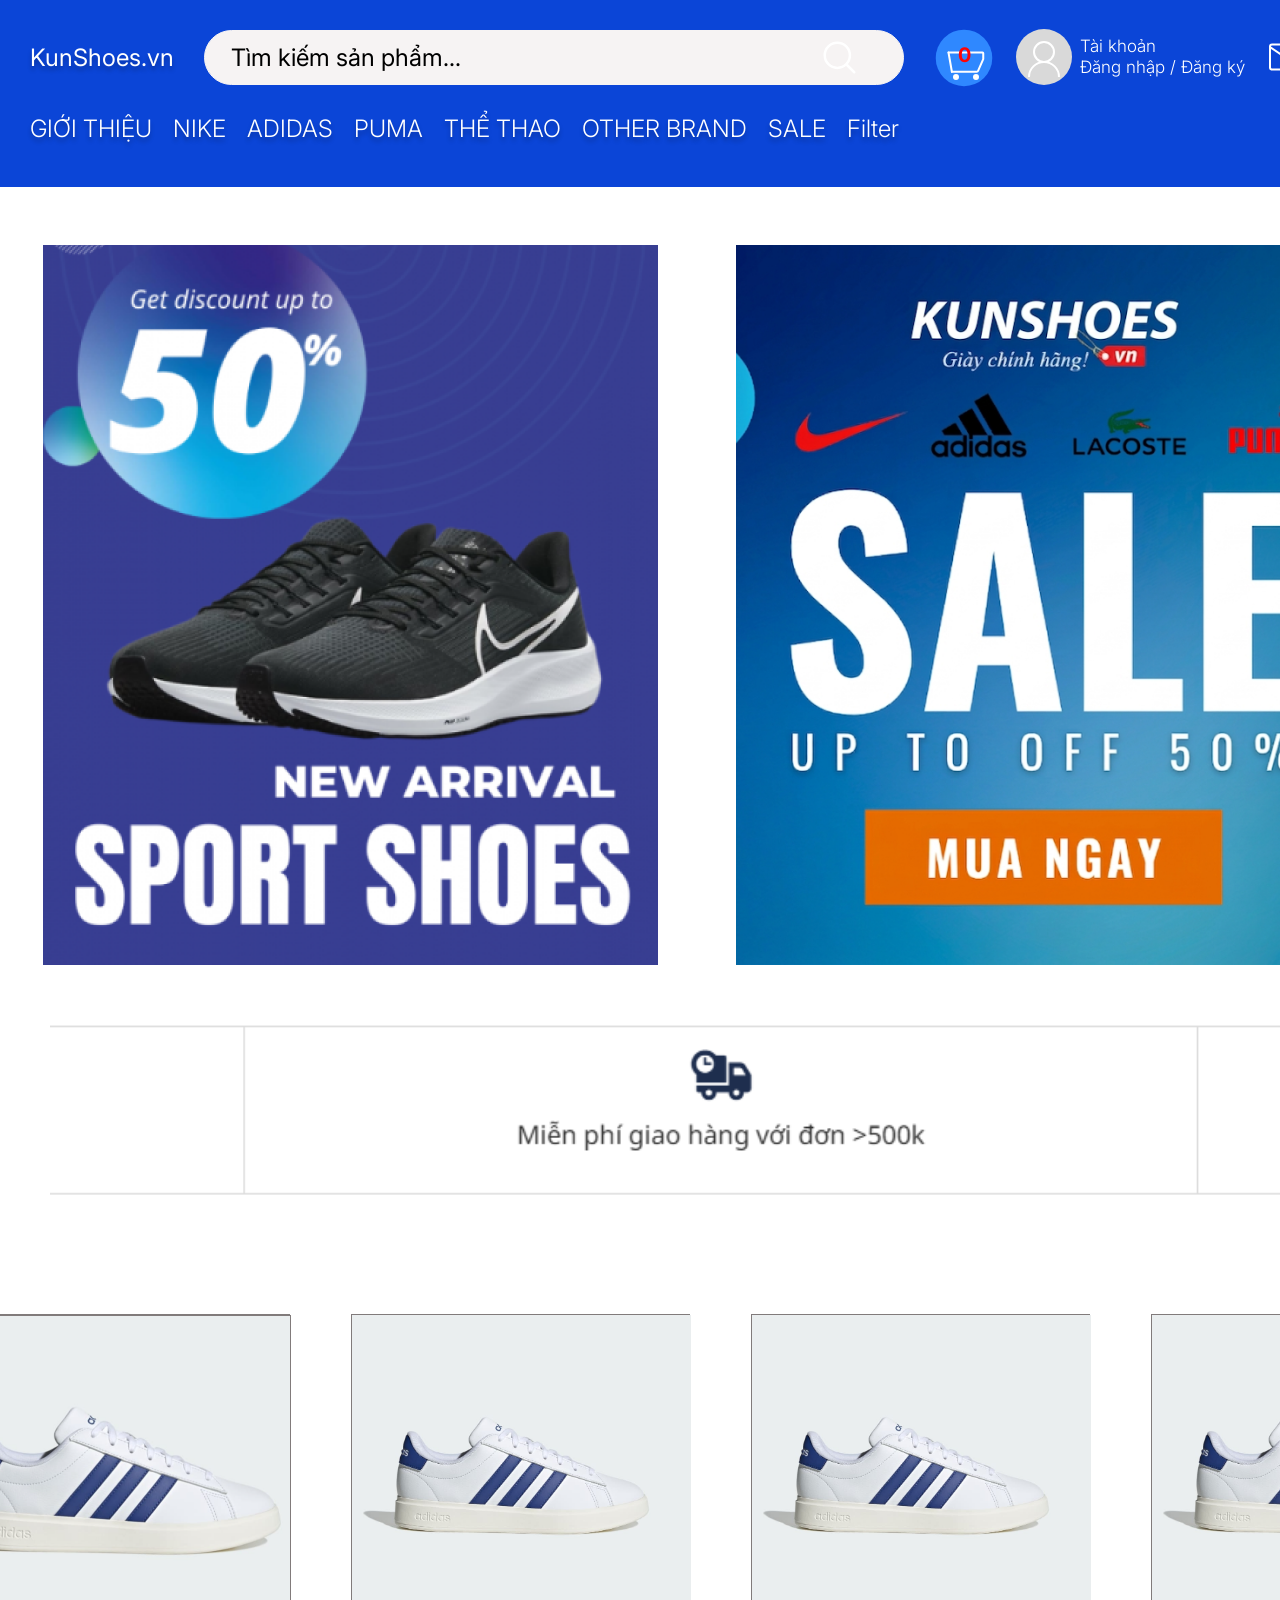
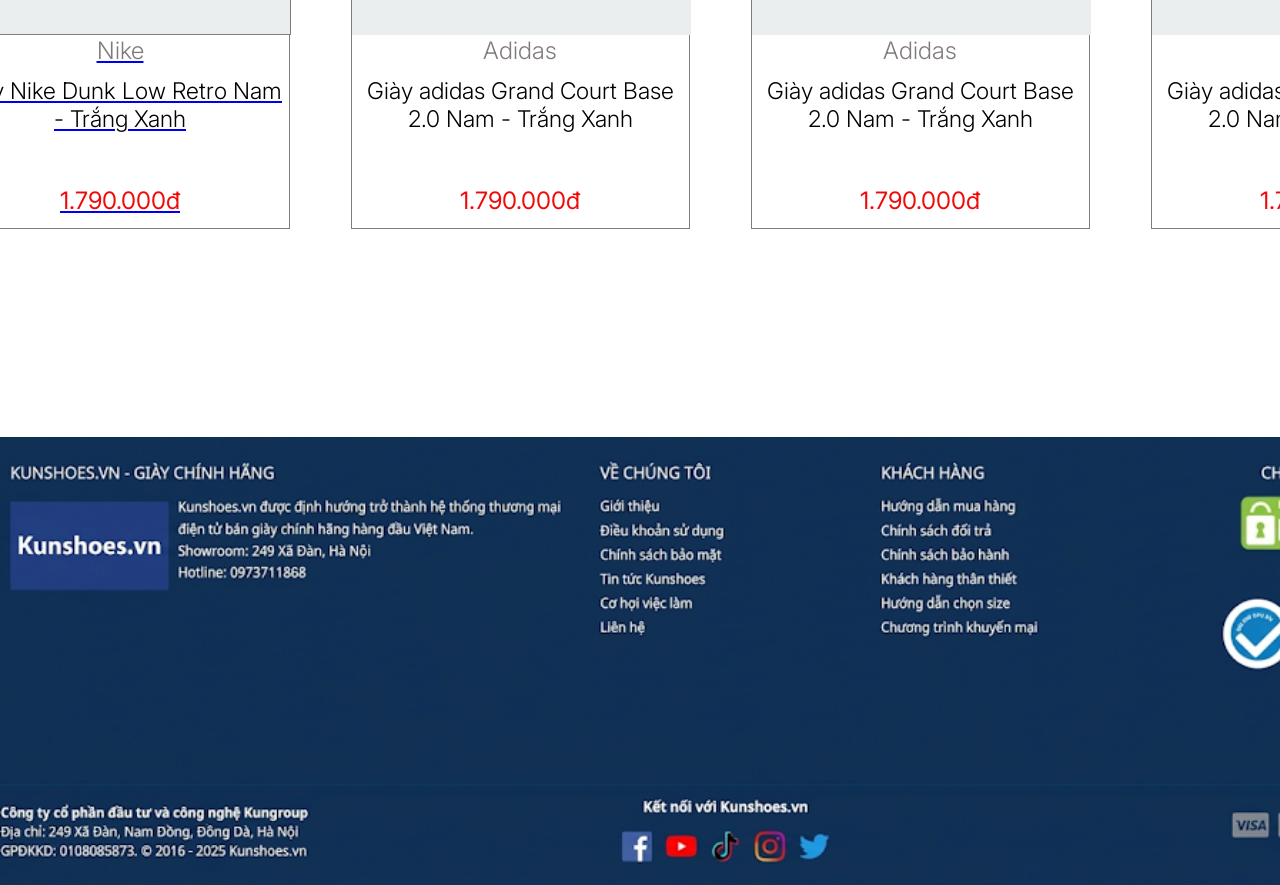
<file: index.html>
<!DOCTYPE html>
<html lang="vi">
<head>
    <meta charset="UTF-8">
    <meta name="viewport" content="width=device-width, initial-scale=1.0">
    <title>KunShoes.vn - Shop Giày Chính Hãng</title>
    <link rel="preconnect" href="https://fonts.googleapis.com">
    <link rel="preconnect" href="https://fonts.gstatic.com" crossorigin>
    <link href="https://fonts.googleapis.com/css2?family=Inter:wght@300;400;700&display=swap" rel="stylesheet">
    <link rel="stylesheet" href="header.css">
    <link rel="stylesheet" href="styles.css">
    <style>
        .product-card {
            cursor: pointer;
            transition: transform 0.3s ease, box-shadow 0.3s ease;
        }
        .product-card:hover {
            transform: translateY(-5px);
            box-shadow: 0 10px 20px rgba(0, 0, 0, 0.1);
        }
    </style>
</head>
<body>
    <!-- Header -->
    <header class="header">
        <div class="header-top">
            <!-- Logo -->
            <a href="index.html" class="logo">KunShoes.vn</a>
            
            <!-- Search Bar -->
            <div class="search-bar">
                <span class="search-text">Tìm kiếm sản phẩm...</span>
                <div class="search-icon">
                    <svg width="37" height="37" viewBox="0 0 37 37" fill="none" xmlns="http://www.w3.org/2000/svg">
                        <path d="M16.3333 28.9167C23.2567 28.9167 28.9167 23.2567 28.9167 16.3333C28.9167 9.41 23.2567 3.75 16.3333 3.75C9.41 3.75 3.75 9.41 3.75 16.3333C3.75 23.2567 9.41 28.9167 16.3333 28.9167Z" stroke="white" stroke-width="2.5" stroke-linecap="round" stroke-linejoin="round"/>
                        <path d="M33.25 33.25L25.75 25.75" stroke="white" stroke-width="2.5" stroke-linecap="round" stroke-linejoin="round"/>
                    </svg>
                </div>
            </div>
            
            <!-- Header Actions -->
            <div class="header-actions">
                <!-- Cart Icon -->
                <a href="cart.html" class="cart-icon">
                    <svg width="60" height="60" viewBox="0 0 60 60" fill="none" xmlns="http://www.w3.org/2000/svg">
                        <ellipse cx="30" cy="30.98" rx="28.27" ry="28.27" fill="#2F88FF"/>
                        <path d="M17.88 44.75H42.87C43.38 44.75 43.84 44.42 44.05 43.94L49.13 32.31C49.21 32.12 49.25 31.92 49.25 31.72V26.25C49.25 25.84 48.91 25.5 48.5 25.5H14.5" stroke="white" stroke-width="2" stroke-linecap="round" stroke-linejoin="round"/>
                        <path d="M17.88 44.75L14.5 25.5" stroke="white" stroke-width="2" stroke-linecap="round" stroke-linejoin="round"/>
                        <circle cx="22" cy="50" r="3" fill="white"/>
                        <circle cx="42" cy="50" r="3" fill="white"/>
                    </svg>
                    <span class="cart-count">0</span>
                </a>
                
                <!-- Account Section -->
                <div class="account-section">
                    <svg width="60" height="60" viewBox="0 0 60 60" fill="none" xmlns="http://www.w3.org/2000/svg">
                        <circle cx="30" cy="30" r="28" fill="#D9D9D9"/>
                        <circle cx="30" cy="25" r="10" stroke="white" stroke-width="2"/>
                        <path d="M15 50C15 41.72 21.72 35 30 35C38.28 35 45 41.72 45 50" stroke="white" stroke-width="2"/>
                    </svg>
                    <div class="account-text">
                        <span class="account-label">Tài khoản</span>
                        <span class="account-sub">Đăng nhập / Đăng ký</span>
                    </div>
                </div>
                
                <!-- Contact Section -->
                <div class="contact-section">
                    <svg width="50" height="50" viewBox="0 0 50 50" fill="none" xmlns="http://www.w3.org/2000/svg">
                        <rect x="5" y="12.5" width="40" height="25" rx="2" stroke="white" stroke-width="2"/>
                        <path d="M5 15L25 28.5L45 15" stroke="white" stroke-width="2"/>
                    </svg>
                    <span class="contact-text">Liên hệ</span>
                </div>
                
                <!-- News Section -->
                <div class="news-section">
                    <svg width="50" height="50" viewBox="0 0 50 50" fill="none" xmlns="http://www.w3.org/2000/svg">
                        <path d="M10 15H40M10 25H40M10 35H30" stroke="white" stroke-width="2" stroke-linecap="round"/>
                    </svg>
                    <span class="news-text">Bảng tin</span>
                </div>
            </div>
        </div>
        
        <!-- Navigation -->
        <nav class="navigation">
            <a href="#" class="nav-item">GIỚI THIỆU</a>
            <a href="#" class="nav-item">NIKE</a>
            <a href="#" class="nav-item">ADIDAS</a>
            <a href="#" class="nav-item">PUMA</a>
            <a href="#" class="nav-item">THỂ THAO</a>
            <a href="#" class="nav-item">OTHER BRAND</a>
            <a href="#" class="nav-item">SALE</a>
            <a href="#" class="nav-item">Filter</a>
          
        </nav>
    </header>
    
    <!-- Main Content -->
    <main class="main-content">
        <!-- Hero Banners -->
        <section class="hero-banners">
            <div class="banner banner-left">
                <img src="images/banner-left.png" alt="Banner trái">
            </div>
            <div class="banner banner-right">
                <img src="images/banner-right.png" alt="Banner phải">
            </div>
        </section>
        
        <!-- Promo Banner -->
        <section class="promo-banner">
            <img src="images/image3.png" alt="Khuyến mãi">
        </section>
        
        <!-- Products Section -->
        <section class="products-section">
            <!-- Product 1 - Nike (Clickable) -->
            <a href="product-detail.html" class="product-card">
                <div class="product-image">
                    <img src="images/product-nike.png" alt="Nike Dunk Low Retro">
                </div>
                <div class="product-info">
                    <span class="product-brand">Nike</span>
                    <h3 class="product-name">Giày Nike Dunk Low Retro Nam - Trắng Xanh</h3>
                    <span class="product-price">1.790.000đ</span>
                </div>
            </a>
            
            <!-- Product 2 - Adidas (Not clickable) -->
            <div class="product-card">
                <div class="product-image">
                    <img src="images/adidas.jpg" alt="Adidas Grand Court">
                </div>
                <div class="product-info">
                    <span class="product-brand">Adidas</span>
                    <h3 class="product-name">Giày adidas Grand Court Base 2.0 Nam - Trắng Xanh</h3>
                    <span class="product-price">1.790.000đ</span>
                </div>
            </div>
            
            <!-- Product 3 - Adidas (Not clickable) -->
            <div class="product-card">
                <div class="product-image">
                    <img src="images/adidas.jpg" alt="Adidas Grand Court">
                </div>
                <div class="product-info">
                    <span class="product-brand">Adidas</span>
                    <h3 class="product-name">Giày adidas Grand Court Base 2.0 Nam - Trắng Xanh</h3>
                    <span class="product-price">1.790.000đ</span>
                </div>
            </div>
            
            <!-- Product 4 - Adidas (Not clickable) -->
            <div class="product-card">
                <div class="product-image">
                    <img src="images/adidas.jpg" alt="Adidas Grand Court">
                </div>
                <div class="product-info">
                    <span class="product-brand">Adidas</span>
                    <h3 class="product-name">Giày adidas Grand Court Base 2.0 Nam - Trắng Xanh</h3>
                    <span class="product-price">1.790.000đ</span>
                </div>
            </div>
        </section>
    </main>
    
    <!-- Footer -->
    <footer class="footer">
        <img src="images/image2.png" alt="Footer">
    </footer>
</body>
</html>
</file>
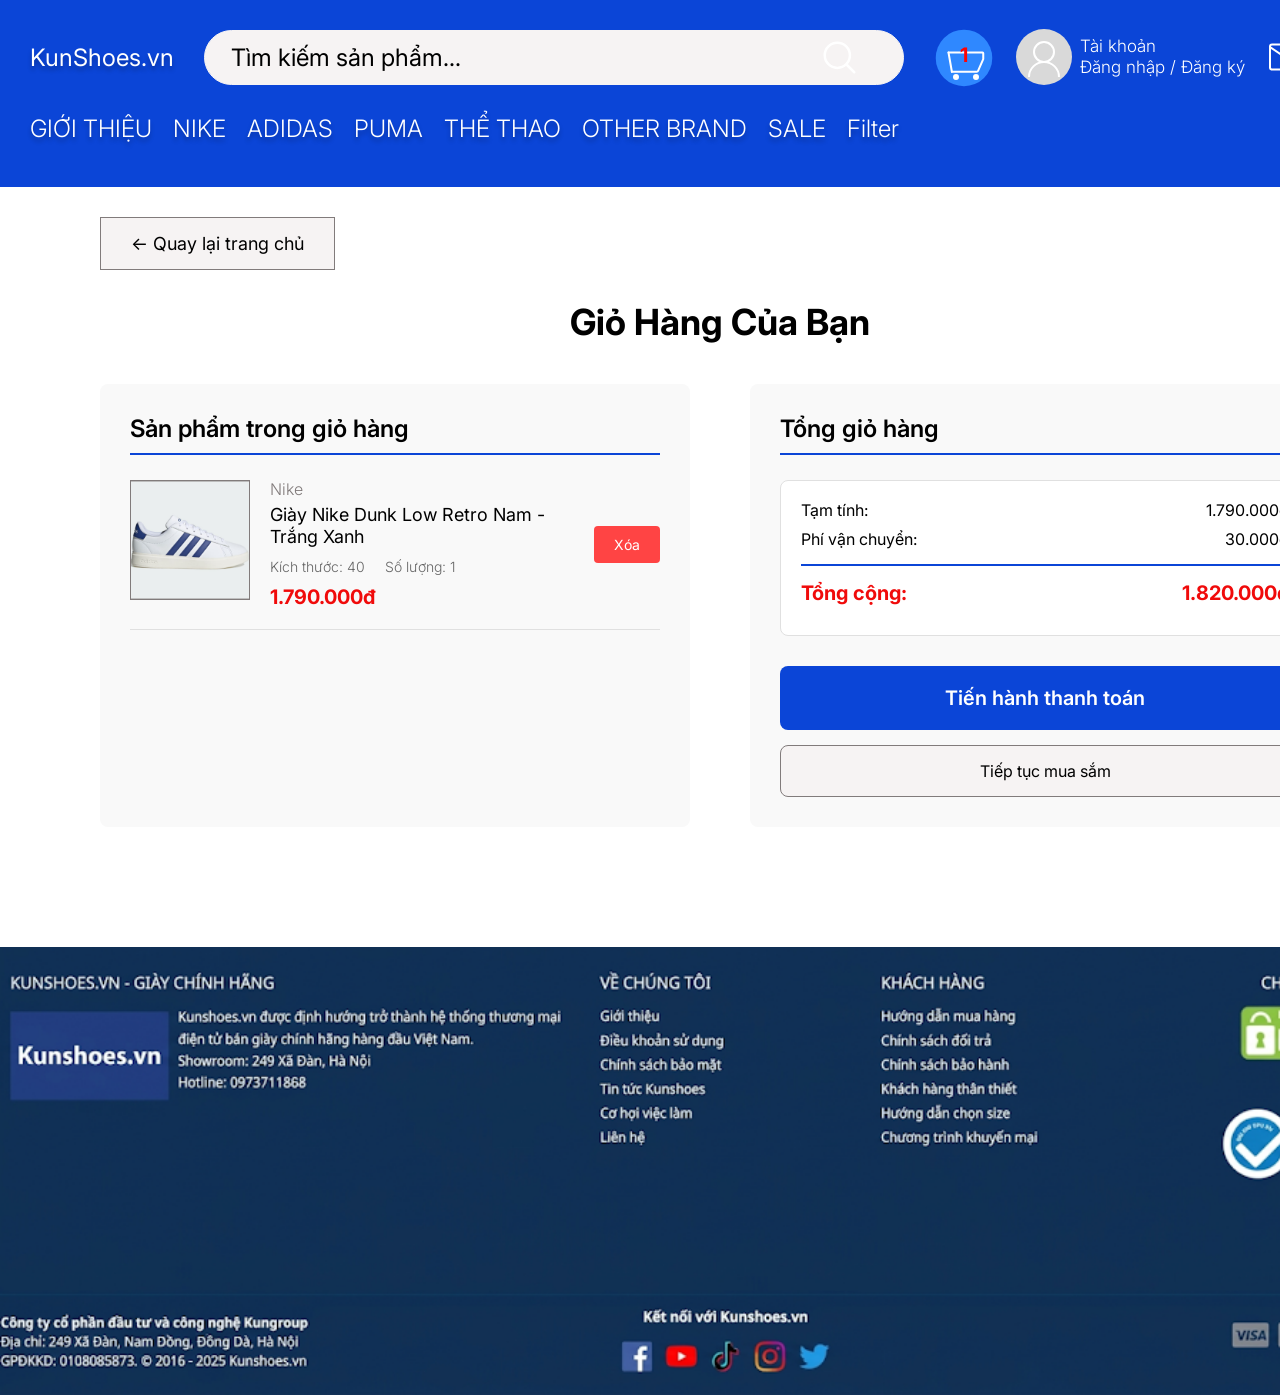
<file: cart.html>
<!DOCTYPE html>
<html lang="vi">
<head>
    <meta charset="UTF-8">
    <meta name="viewport" content="width=device-width, initial-scale=1.0">
    <title>Giỏ Hàng - KunShoes.vn</title>
    <link rel="preconnect" href="https://fonts.googleapis.com">
    <link rel="preconnect" href="https://fonts.gstatic.com" crossorigin>
    <link href="https://fonts.googleapis.com/css2?family=Inter:wght@300;400;700&display=swap" rel="stylesheet">
    <link rel="stylesheet" href="header.css">
    <link rel="stylesheet" href="cart.css">
</head>
<body>
    <!-- Header -->
    <header class="header">
        <div class="header-top">
            <!-- Logo -->
            <a href="index.html" class="logo">KunShoes.vn</a>
            
            <!-- Search Bar -->
            <div class="search-bar">
                <span class="search-text">Tìm kiếm sản phẩm...</span>
                <div class="search-icon">
                    <svg width="37" height="37" viewBox="0 0 37 37" fill="none" xmlns="http://www.w3.org/2000/svg">
                        <path d="M16.3333 28.9167C23.2567 28.9167 28.9167 23.2567 28.9167 16.3333C28.9167 9.41 23.2567 3.75 16.3333 3.75C9.41 3.75 3.75 9.41 3.75 16.3333C3.75 23.2567 9.41 28.9167 16.3333 28.9167Z" stroke="white" stroke-width="2.5" stroke-linecap="round" stroke-linejoin="round"/>
                        <path d="M33.25 33.25L25.75 25.75" stroke="white" stroke-width="2.5" stroke-linecap="round" stroke-linejoin="round"/>
                    </svg>
                </div>
            </div>
            
            <!-- Header Actions -->
            <div class="header-actions">
                <!-- Cart Icon -->
                <a href="cart.html" class="cart-icon">
                    <svg width="60" height="60" viewBox="0 0 60 60" fill="none" xmlns="http://www.w3.org/2000/svg">
                        <ellipse cx="30" cy="30.98" rx="28.27" ry="28.27" fill="#2F88FF"/>
                        <path d="M17.88 44.75H42.87C43.38 44.75 43.84 44.42 44.05 43.94L49.13 32.31C49.21 32.12 49.25 31.92 49.25 31.72V26.25C49.25 25.84 48.91 25.5 48.5 25.5H14.5" stroke="white" stroke-width="2" stroke-linecap="round" stroke-linejoin="round"/>
                        <path d="M17.88 44.75L14.5 25.5" stroke="white" stroke-width="2" stroke-linecap="round" stroke-linejoin="round"/>
                        <circle cx="22" cy="50" r="3" fill="white"/>
                        <circle cx="42" cy="50" r="3" fill="white"/>
                    </svg>
                    <span class="cart-count">1</span>
                </a>
                
                <!-- Account Section -->
                <div class="account-section">
                    <svg width="60" height="60" viewBox="0 0 60 60" fill="none" xmlns="http://www.w3.org/2000/svg">
                        <circle cx="30" cy="30" r="28" fill="#D9D9D9"/>
                        <circle cx="30" cy="25" r="10" stroke="white" stroke-width="2"/>
                        <path d="M15 50C15 41.72 21.72 35 30 35C38.28 35 45 41.72 45 50" stroke="white" stroke-width="2"/>
                    </svg>
                    <div class="account-text">
                        <span class="account-label">Tài khoản</span>
                        <span class="account-sub">Đăng nhập / Đăng ký</span>
                    </div>
                </div>
                
                <!-- Contact Section -->
                <div class="contact-section">
                    <svg width="50" height="50" viewBox="0 0 50 50" fill="none" xmlns="http://www.w3.org/2000/svg">
                        <rect x="5" y="12.5" width="40" height="25" rx="2" stroke="white" stroke-width="2"/>
                        <path d="M5 15L25 28.5L45 15" stroke="white" stroke-width="2"/>
                    </svg>
                    <span class="contact-text">Liên hệ</span>
                </div>
                
                <!-- News Section -->
                <div class="news-section">
                    <svg width="50" height="50" viewBox="0 0 50 50" fill="none" xmlns="http://www.w3.org/2000/svg">
                        <path d="M10 15H40M10 25H40M10 35H30" stroke="white" stroke-width="2" stroke-linecap="round"/>
                    </svg>
                    <span class="news-text">Bảng tin</span>
                </div>
            </div>
        </div>
        
        <!-- Navigation -->
        <nav class="navigation">
            <a href="#" class="nav-item">GIỚI THIỆU</a>
            <a href="#" class="nav-item">NIKE</a>
            <a href="#" class="nav-item">ADIDAS</a>
            <a href="#" class="nav-item">PUMA</a>
            <a href="#" class="nav-item">THỂ THAO</a>
            <a href="#" class="nav-item">OTHER BRAND</a>
            <a href="#" class="nav-item">SALE</a>
            <a href="#" class="nav-item">Filter</a>
        </nav>
    </header>
    
    <!-- Back Button -->
    <a href="index.html" class="back-button">← Quay lại trang chủ</a>
    
    <!-- Cart Content -->
    <main class="cart-content">
        <h1 class="cart-title">Giỏ Hàng Của Bạn</h1>
        
        <div class="cart-container">
            <!-- Cart Items -->
            <section class="cart-items">
                <h2 class="section-title">Sản phẩm trong giỏ hàng</h2>
                
                <div class="cart-item">
                    <div class="item-image">
                        <img src="images/product-nike.png" alt="Nike Dunk Low Retro">
                    </div>
                    <div class="item-details">
                        <span class="item-brand">Nike</span>
                        <h3 class="item-name">Giày Nike Dunk Low Retro Nam - Trắng Xanh</h3>
                        <div class="item-options">
                            <span class="item-size">Kích thước: 40</span>
                            <span class="item-quantity">Số lượng: 1</span>
                        </div>
                        <span class="item-price">1.790.000đ</span>
                    </div>
                    <div class="item-actions">
                        <button class="remove-btn" onclick="removeItem(this)">Xóa</button>
                    </div>
                </div>
                
                <div class="empty-cart" style="display: none;">
                    <p>Giỏ hàng của bạn đang trống</p>
                    <a href="index.html" class="continue-shopping">Tiếp tục mua sắm</a>
                </div>
            </section>
            
            <!-- Cart Summary -->
            <section class="cart-summary">
                <h2 class="section-title">Tổng giỏ hàng</h2>
                
                <div class="summary-details">
                    <div class="summary-row">
                        <span>Tạm tính:</span>
                        <span class="subtotal">1.790.000đ</span>
                    </div>
                    <div class="summary-row">
                        <span>Phí vận chuyển:</span>
                        <span>30.000đ</span>
                    </div>
                    <div class="summary-row total">
                        <span>Tổng cộng:</span>
                        <span class="total-amount">1.820.000đ</span>
                    </div>
                </div>
                
                <a href="checkout.html" class="checkout-btn">Tiến hành thanh toán</a>
                
                <a href="index.html" class="continue-shopping-btn">Tiếp tục mua sắm</a>
            </section>
        </div>
    </main>
    
    <!-- Footer -->
    <footer class="footer">
        <img src="images/image2.png" alt="Footer">
    </footer>
    
    <script>
        function removeItem(button) {
            const cartItem = button.closest('.cart-item');
            cartItem.remove();
            
            // Check if cart is empty
            const remainingItems = document.querySelectorAll('.cart-item');
            if (remainingItems.length === 0) {
                document.querySelector('.empty-cart').style.display = 'block';
                document.querySelector('.cart-summary').style.display = 'none';
            }
            
            // Update cart count
            updateCartCount();
        }
        
        function updateCartCount() {
            const cartCount = document.querySelector('.cart-count');
            const itemCount = document.querySelectorAll('.cart-item').length;
            cartCount.textContent = itemCount;
        }
        
        // Initialize cart count
        updateCartCount();
    </script>
</body>
</html>
</file>
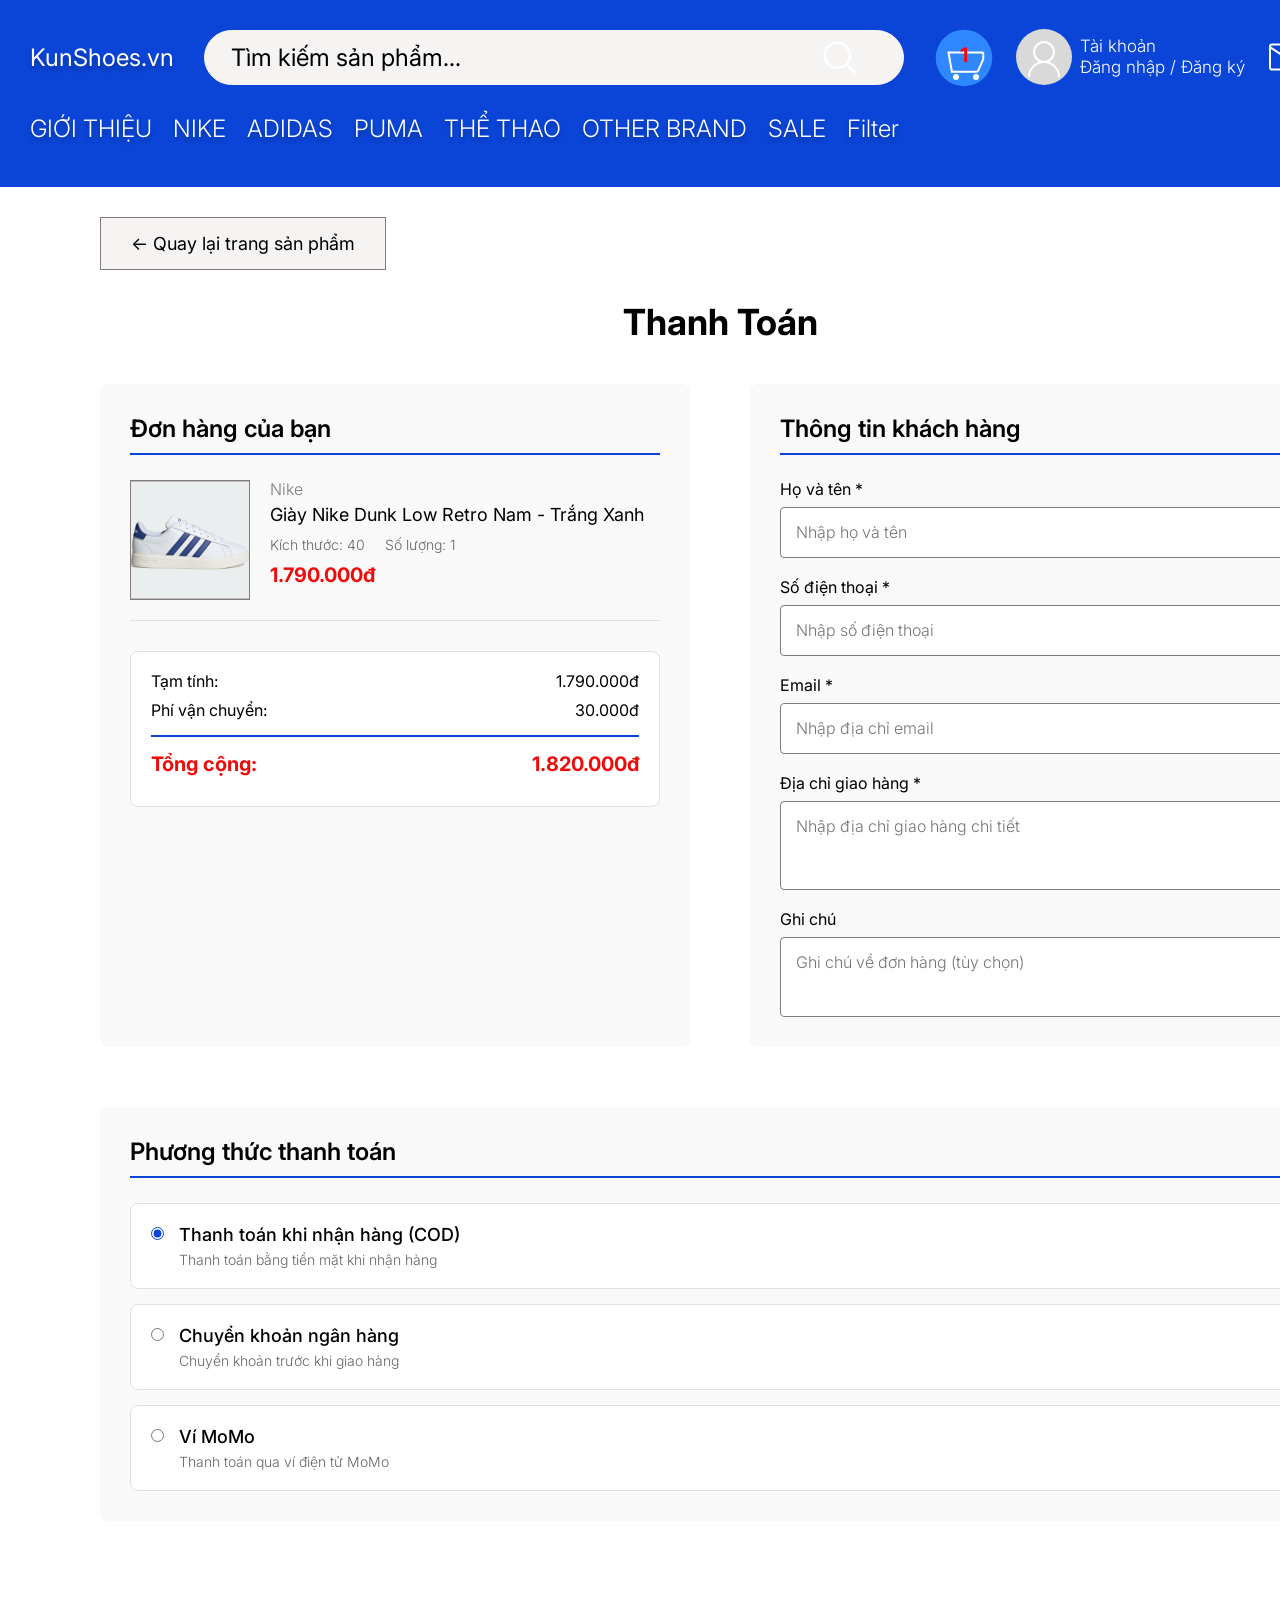
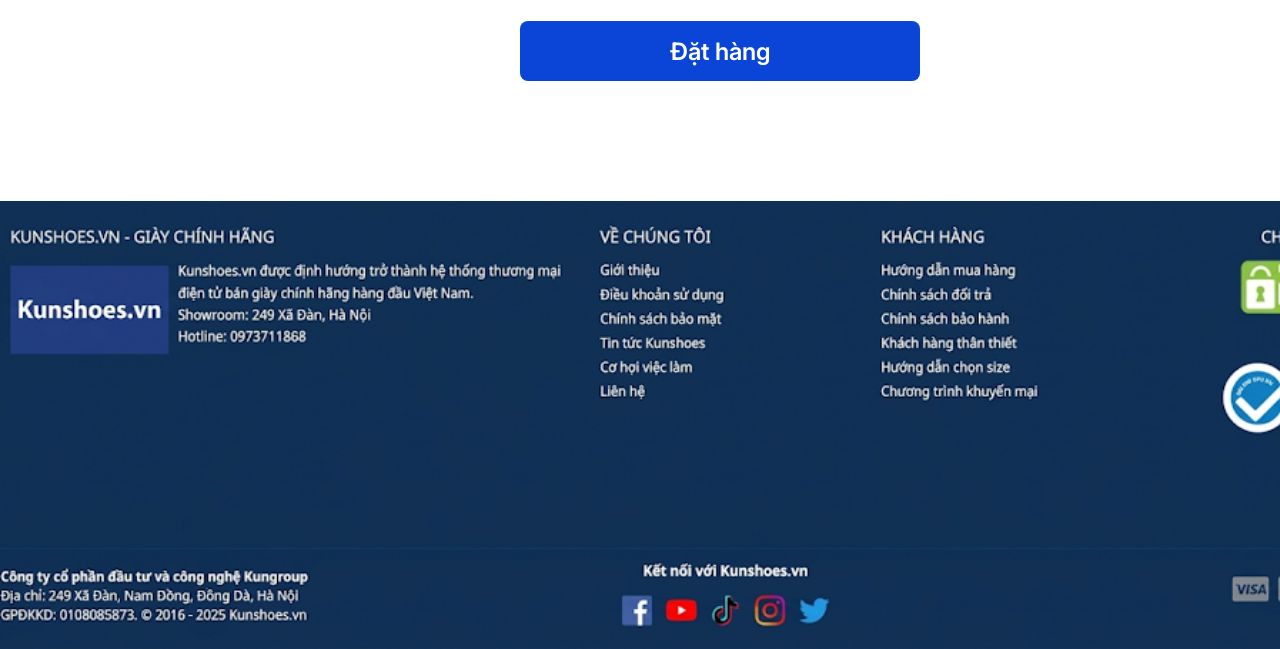
<file: checkout.html>
<!DOCTYPE html>
<html lang="vi">
<head>
    <meta charset="UTF-8">
    <meta name="viewport" content="width=device-width, initial-scale=1.0">
    <title>Thanh Toán - KunShoes.vn</title>
    <link rel="preconnect" href="https://fonts.googleapis.com">
    <link rel="preconnect" href="https://fonts.gstatic.com" crossorigin>
    <link href="https://fonts.googleapis.com/css2?family=Inter:wght@300;400;700&display=swap" rel="stylesheet">
    <link rel="stylesheet" href="header.css">
    <link rel="stylesheet" href="checkout.css">
</head>
<body>
    <!-- Header -->
    <header class="header">
        <div class="header-top">
            <!-- Logo -->
            <a href="index.html" class="logo">KunShoes.vn</a>
            
            <!-- Search Bar -->
            <div class="search-bar">
                <span class="search-text">Tìm kiếm sản phẩm...</span>
                <div class="search-icon">
                    <svg width="37" height="37" viewBox="0 0 37 37" fill="none" xmlns="http://www.w3.org/2000/svg">
                        <path d="M16.3333 28.9167C23.2567 28.9167 28.9167 23.2567 28.9167 16.3333C28.9167 9.41 23.2567 3.75 16.3333 3.75C9.41 3.75 3.75 9.41 3.75 16.3333C3.75 23.2567 9.41 28.9167 16.3333 28.9167Z" stroke="white" stroke-width="2.5" stroke-linecap="round" stroke-linejoin="round"/>
                        <path d="M33.25 33.25L25.75 25.75" stroke="white" stroke-width="2.5" stroke-linecap="round" stroke-linejoin="round"/>
                    </svg>
                </div>
            </div>
            
            <!-- Header Actions -->
            <div class="header-actions">
                <!-- Cart Icon -->
                <a href="cart.html" class="cart-icon">
                    <svg width="60" height="60" viewBox="0 0 60 60" fill="none" xmlns="http://www.w3.org/2000/svg">
                        <ellipse cx="30" cy="30.98" rx="28.27" ry="28.27" fill="#2F88FF"/>
                        <path d="M17.88 44.75H42.87C43.38 44.75 43.84 44.42 44.05 43.94L49.13 32.31C49.21 32.12 49.25 31.92 49.25 31.72V26.25C49.25 25.84 48.91 25.5 48.5 25.5H14.5" stroke="white" stroke-width="2" stroke-linecap="round" stroke-linejoin="round"/>
                        <path d="M17.88 44.75L14.5 25.5" stroke="white" stroke-width="2" stroke-linecap="round" stroke-linejoin="round"/>
                        <circle cx="22" cy="50" r="3" fill="white"/>
                        <circle cx="42" cy="50" r="3" fill="white"/>
                    </svg>
                    <span class="cart-count">1</span>
                </a>
                
                <!-- Account Section -->
                <div class="account-section">
                    <svg width="60" height="60" viewBox="0 0 60 60" fill="none" xmlns="http://www.w3.org/2000/svg">
                        <circle cx="30" cy="30" r="28" fill="#D9D9D9"/>
                        <circle cx="30" cy="25" r="10" stroke="white" stroke-width="2"/>
                        <path d="M15 50C15 41.72 21.72 35 30 35C38.28 35 45 41.72 45 50" stroke="white" stroke-width="2"/>
                    </svg>
                    <div class="account-text">
                        <span class="account-label">Tài khoản</span>
                        <span class="account-sub">Đăng nhập / Đăng ký</span>
                    </div>
                </div>
                
                <!-- Contact Section -->
                <div class="contact-section">
                    <svg width="50" height="50" viewBox="0 0 50 50" fill="none" xmlns="http://www.w3.org/2000/svg">
                        <rect x="5" y="12.5" width="40" height="25" rx="2" stroke="white" stroke-width="2"/>
                        <path d="M5 15L25 28.5L45 15" stroke="white" stroke-width="2"/>
                    </svg>
                    <span class="contact-text">Liên hệ</span>
                </div>
                
                <!-- News Section -->
                <div class="news-section">
                    <svg width="50" height="50" viewBox="0 0 50 50" fill="none" xmlns="http://www.w3.org/2000/svg">
                        <path d="M10 15H40M10 25H40M10 35H30" stroke="white" stroke-width="2" stroke-linecap="round"/>
                    </svg>
                    <span class="news-text">Bảng tin</span>
                </div>
            </div>
        </div>
        
        <!-- Navigation -->
        <nav class="navigation">
            <a href="#" class="nav-item">GIỚI THIỆU</a>
            <a href="#" class="nav-item">NIKE</a>
            <a href="#" class="nav-item">ADIDAS</a>
            <a href="#" class="nav-item">PUMA</a>
            <a href="#" class="nav-item">THỂ THAO</a>
            <a href="#" class="nav-item">OTHER BRAND</a>
            <a href="#" class="nav-item">SALE</a>
            <a href="#" class="nav-item">Filter</a>
        </nav>
    </header>
    
    <!-- Back Button -->
    <a href="product-detail.html" class="back-button">← Quay lại trang sản phẩm</a>
    
    <!-- Checkout Content -->
    <main class="checkout-content">
        <h1 class="checkout-title">Thanh Toán</h1>
        
        <div class="checkout-container">
            <!-- Order Summary -->
            <section class="order-summary">
                <h2 class="section-title">Đơn hàng của bạn</h2>
                
                <div class="order-item">
                    <div class="item-image">
                        <img src="images/product-nike.png" alt="Nike Dunk Low Retro">
                    </div>
                    <div class="item-details">
                        <span class="item-brand">Nike</span>
                        <h3 class="item-name">Giày Nike Dunk Low Retro Nam - Trắng Xanh</h3>
                        <div class="item-options">
                            <span class="item-size">Kích thước: 40</span>
                            <span class="item-quantity">Số lượng: 1</span>
                        </div>
                        <span class="item-price">1.790.000đ</span>
                    </div>
                </div>
                
                <div class="order-total">
                    <div class="total-row">
                        <span>Tạm tính:</span>
                        <span>1.790.000đ</span>
                    </div>
                    <div class="total-row">
                        <span>Phí vận chuyển:</span>
                        <span>30.000đ</span>
                    </div>
                    <div class="total-row final-total">
                        <span>Tổng cộng:</span>
                        <span>1.820.000đ</span>
                    </div>
                </div>
            </section>
            
            <!-- Customer Information -->
            <section class="customer-info">
                <h2 class="section-title">Thông tin khách hàng</h2>
                
                <form class="checkout-form">
                    <div class="form-group">
                        <label for="fullName">Họ và tên *</label>
                        <input type="text" id="fullName" name="fullName" required placeholder="Nhập họ và tên">
                    </div>
                    
                    <div class="form-group">
                        <label for="phone">Số điện thoại *</label>
                        <input type="tel" id="phone" name="phone" required placeholder="Nhập số điện thoại">
                    </div>
                    
                    <div class="form-group">
                        <label for="email">Email *</label>
                        <input type="email" id="email" name="email" required placeholder="Nhập địa chỉ email">
                    </div>
                    
                    <div class="form-group">
                        <label for="address">Địa chỉ giao hàng *</label>
                        <textarea id="address" name="address" required placeholder="Nhập địa chỉ giao hàng chi tiết" rows="3"></textarea>
                    </div>
                    
                    <div class="form-group">
                        <label for="notes">Ghi chú</label>
                        <textarea id="notes" name="notes" placeholder="Ghi chú về đơn hàng (tùy chọn)" rows="2"></textarea>
                    </div>
                </form>
            </section>
            
            <!-- Payment Method -->
            <section class="payment-method">
                <h2 class="section-title">Phương thức thanh toán</h2>
                
                <div class="payment-options">
                    <label class="payment-option">
                        <input type="radio" name="payment" value="cod" checked>
                        <span class="payment-label">
                            <span class="payment-name">Thanh toán khi nhận hàng (COD)</span>
                            <span class="payment-desc">Thanh toán bằng tiền mặt khi nhận hàng</span>
                        </span>
                    </label>
                    
                    <label class="payment-option">
                        <input type="radio" name="payment" value="bank">
                        <span class="payment-label">
                            <span class="payment-name">Chuyển khoản ngân hàng</span>
                            <span class="payment-desc">Chuyển khoản trước khi giao hàng</span>
                        </span>
                    </label>
                    
                    <label class="payment-option">
                        <input type="radio" name="payment" value="momo">
                        <span class="payment-label">
                            <span class="payment-name">Ví MoMo</span>
                            <span class="payment-desc">Thanh toán qua ví điện tử MoMo</span>
                        </span>
                    </label>
                </div>
            </section>
            
            <!-- Order Button -->
            <div class="order-actions">
                <button type="button" class="place-order-btn" onclick="placeOrder()">Đặt hàng</button>
            </div>
        </div>
    </main>
    
    <!-- Footer -->
    <footer class="footer">
        <img src="images/image2.png" alt="Footer">
    </footer>
    
    <script>
        function placeOrder() {
            const fullName = document.getElementById('fullName').value;
            const phone = document.getElementById('phone').value;
            const email = document.getElementById('email').value;
            const address = document.getElementById('address').value;
            
            if (!fullName || !phone || !email || !address) {
                alert('Vui lòng điền đầy đủ thông tin bắt buộc!');
                return;
            }
            
            alert('Đặt hàng thành công! Cảm ơn bạn đã mua sắm tại KunShoes.vn');
        }
    </script>
</body>
</html>
</file>
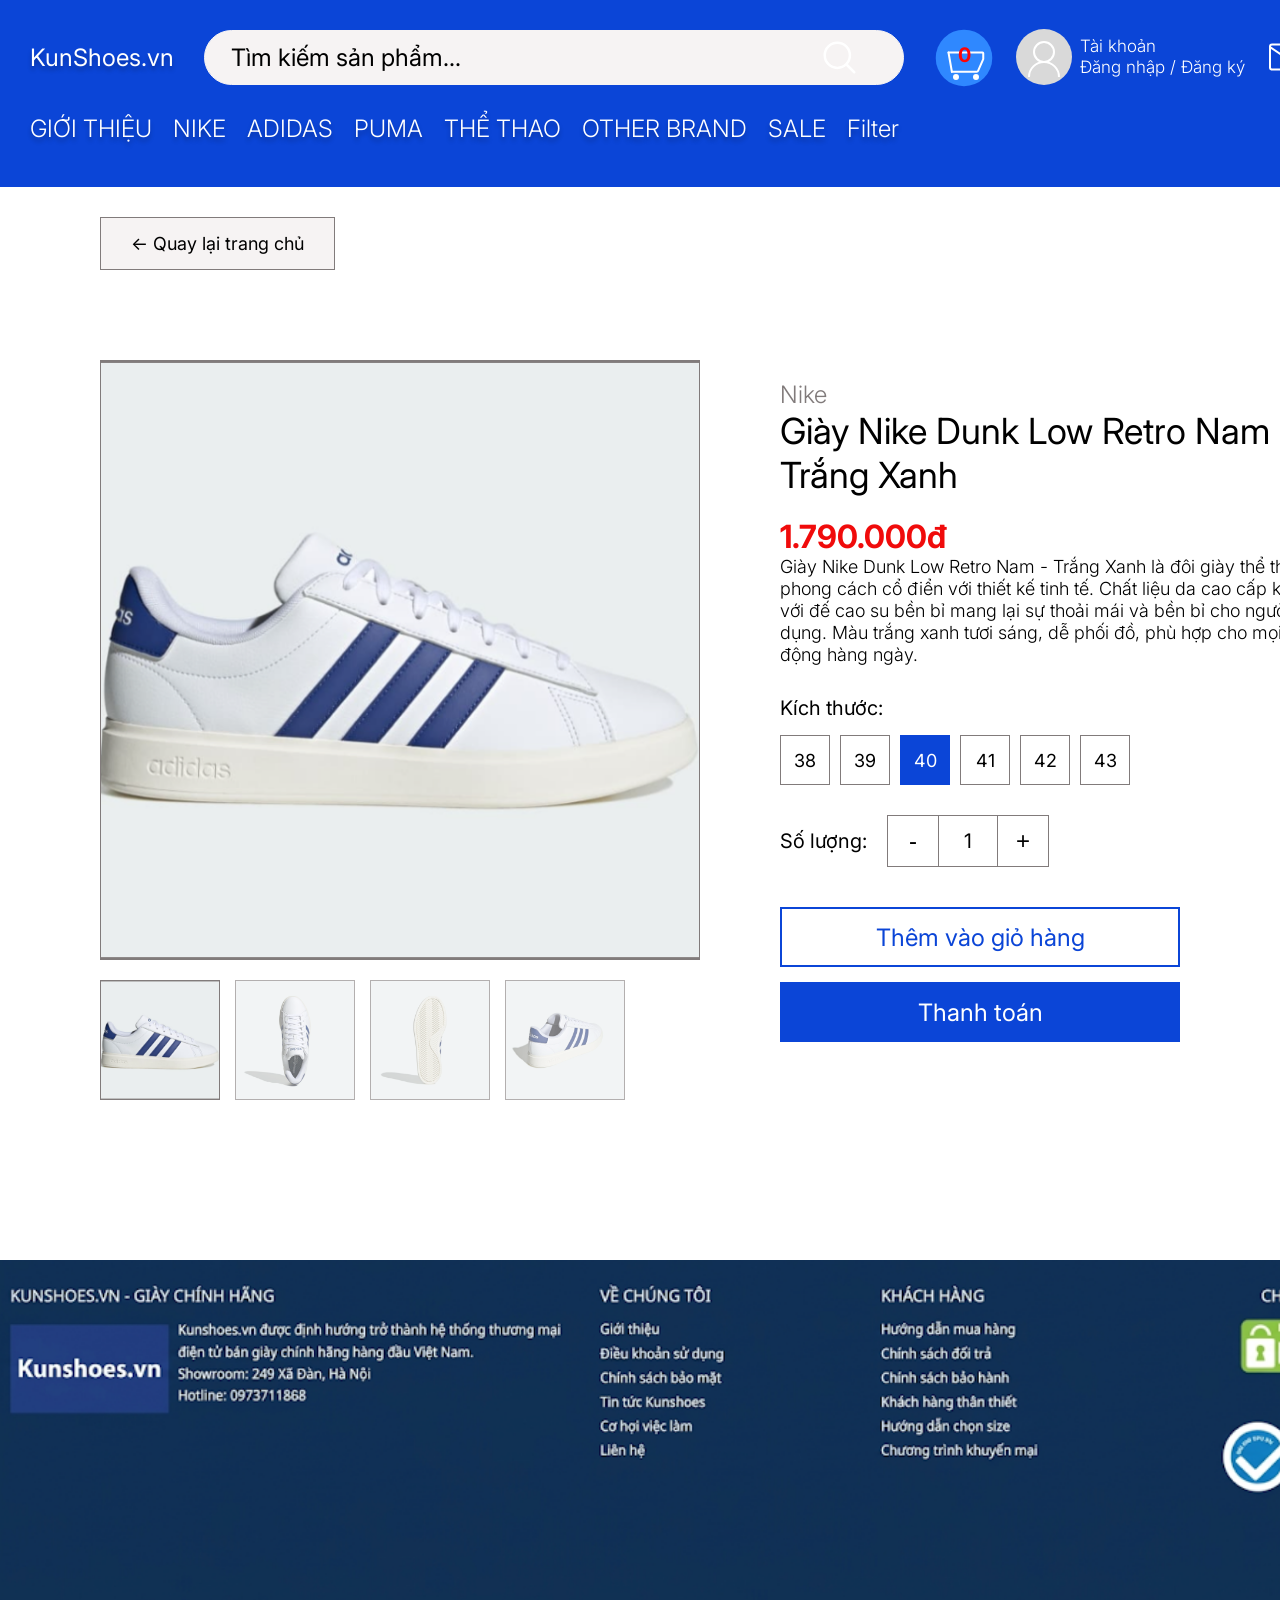
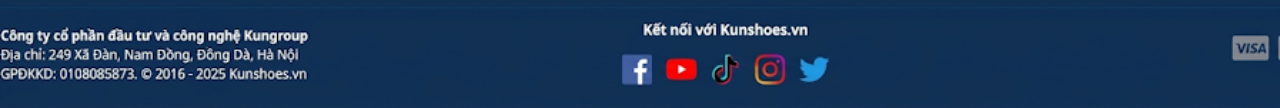
<file: product-detail.html>
<!DOCTYPE html>
<html lang="vi">
<head>
    <meta charset="UTF-8">
    <meta name="viewport" content="width=device-width, initial-scale=1.0">
    <title>Chi Tiết Sản Phẩm - KunShoes.vn</title>
    <link rel="preconnect" href="https://fonts.googleapis.com">
    <link rel="preconnect" href="https://fonts.gstatic.com" crossorigin>
    <link href="https://fonts.googleapis.com/css2?family=Inter:wght@300;400;700&display=swap" rel="stylesheet">
    <link rel="stylesheet" href="header.css">
    <link rel="stylesheet" href="product-detail.css">
</head>
<body>
    <!-- Header -->
    <header class="header">
        <div class="header-top">
            <!-- Logo -->
            <a href="index.html" class="logo">KunShoes.vn</a>
            
            <!-- Search Bar -->
            <div class="search-bar">
                <span class="search-text">Tìm kiếm sản phẩm...</span>
                <div class="search-icon">
                    <svg width="37" height="37" viewBox="0 0 37 37" fill="none" xmlns="http://www.w3.org/2000/svg">
                        <path d="M16.3333 28.9167C23.2567 28.9167 28.9167 23.2567 28.9167 16.3333C28.9167 9.41 23.2567 3.75 16.3333 3.75C9.41 3.75 3.75 9.41 3.75 16.3333C3.75 23.2567 9.41 28.9167 16.3333 28.9167Z" stroke="white" stroke-width="2.5" stroke-linecap="round" stroke-linejoin="round"/>
                        <path d="M33.25 33.25L25.75 25.75" stroke="white" stroke-width="2.5" stroke-linecap="round" stroke-linejoin="round"/>
                    </svg>
                </div>
            </div>
            
            <!-- Header Actions -->
            <div class="header-actions">
                <!-- Cart Icon -->
                <a href="cart.html" class="cart-icon">
                    <svg width="60" height="60" viewBox="0 0 60 60" fill="none" xmlns="http://www.w3.org/2000/svg">
                        <ellipse cx="30" cy="30.98" rx="28.27" ry="28.27" fill="#2F88FF"/>
                        <path d="M17.88 44.75H42.87C43.38 44.75 43.84 44.42 44.05 43.94L49.13 32.31C49.21 32.12 49.25 31.92 49.25 31.72V26.25C49.25 25.84 48.91 25.5 48.5 25.5H14.5" stroke="white" stroke-width="2" stroke-linecap="round" stroke-linejoin="round"/>
                        <path d="M17.88 44.75L14.5 25.5" stroke="white" stroke-width="2" stroke-linecap="round" stroke-linejoin="round"/>
                        <circle cx="22" cy="50" r="3" fill="white"/>
                        <circle cx="42" cy="50" r="3" fill="white"/>
                    </svg>
                    <span class="cart-count">0</span>
                </a>
                
                <!-- Account Section -->
                <div class="account-section">
                    <svg width="60" height="60" viewBox="0 0 60 60" fill="none" xmlns="http://www.w3.org/2000/svg">
                        <circle cx="30" cy="30" r="28" fill="#D9D9D9"/>
                        <circle cx="30" cy="25" r="10" stroke="white" stroke-width="2"/>
                        <path d="M15 50C15 41.72 21.72 35 30 35C38.28 35 45 41.72 45 50" stroke="white" stroke-width="2"/>
                    </svg>
                    <div class="account-text">
                        <span class="account-label">Tài khoản</span>
                        <span class="account-sub">Đăng nhập / Đăng ký</span>
                    </div>
                </div>
                
                <!-- Contact Section -->
                <div class="contact-section">
                    <svg width="50" height="50" viewBox="0 0 50 50" fill="none" xmlns="http://www.w3.org/2000/svg">
                        <rect x="5" y="12.5" width="40" height="25" rx="2" stroke="white" stroke-width="2"/>
                        <path d="M5 15L25 28.5L45 15" stroke="white" stroke-width="2"/>
                    </svg>
                    <span class="contact-text">Liên hệ</span>
                </div>
                
                <!-- News Section -->
                <div class="news-section">
                    <svg width="50" height="50" viewBox="0 0 50 50" fill="none" xmlns="http://www.w3.org/2000/svg">
                        <path d="M10 15H40M10 25H40M10 35H30" stroke="white" stroke-width="2" stroke-linecap="round"/>
                    </svg>
                    <span class="news-text">Bảng tin</span>
                </div>
            </div>
        </div>
        
        <!-- Navigation -->
        <nav class="navigation">
            <a href="#" class="nav-item">GIỚI THIỆU</a>
            <a href="#" class="nav-item">NIKE</a>
            <a href="#" class="nav-item">ADIDAS</a>
            <a href="#" class="nav-item">PUMA</a>
            <a href="#" class="nav-item">THỂ THAO</a>
            <a href="#" class="nav-item">OTHER BRAND</a>
            <a href="#" class="nav-item">SALE</a>
            <a href="#" class="nav-item">Filter</a>
            
               
        </nav>
    </header>
    
    <!-- Back Button -->
    <a href="index.html" class="back-button">← Quay lại trang chủ</a>
    
    <!-- Product Detail -->
    <section class="product-detail">
        <div class="product-gallery">
            <div class="main-image">
                <img src="images/product-nike.png" alt="Nike Dunk Low Retro" id="mainImage">
            </div>
            <div class="thumbnail-list">
                <div class="thumbnail active" onclick="changeImage('images/product-nike.png')">
                    <img src="images/product-nike.png" alt="Nike Dunk Low Retro">
                </div>
                <div class="thumbnail" onclick="changeImage('images/iamge4.jpg')">
                    <img src="images/iamge4.jpg" alt="Adidas Grand Court">
                </div>
                <div class="thumbnail" onclick="changeImage('images/image5.jpg')">
                    <img src="images/image5.jpg" alt="Adidas Grand Court">
                </div>
                <div class="thumbnail" onclick="changeImage('images/image6.jpg')">
                    <img src="images/image6.jpg" alt="Adidas Grand Court">
                </div>
            </div>
        </div>
        
        <div class="product-info-detail">
            <span class="product-brand-detail">Nike</span>
            <h1 class="product-name-detail">Giày Nike Dunk Low Retro Nam - Trắng Xanh</h1>
            <span class="product-price-detail">1.790.000đ</span>
            
            <p class="product-description">
                Giày Nike Dunk Low Retro Nam - Trắng Xanh là đôi giày thể thao phong cách cổ điển với thiết kế tinh tế. 
                Chất liệu da cao cấp kết hợp với đế cao su bền bỉ mang lại sự thoải mái và bền bỉ cho người sử dụng.
                Màu trắng xanh tươi sáng, dễ phối đồ, phù hợp cho mọi hoạt động hàng ngày.
            </p>
            
            <div class="size-selector">
                <span class="size-label">Kích thước:</span>
                <div class="size-options">
                    <div class="size-option" onclick="selectSize(this)">38</div>
                    <div class="size-option" onclick="selectSize(this)">39</div>
                    <div class="size-option active" onclick="selectSize(this)">40</div>
                    <div class="size-option" onclick="selectSize(this)">41</div>
                    <div class="size-option" onclick="selectSize(this)">42</div>
                    <div class="size-option" onclick="selectSize(this)">43</div>
                </div>
            </div>
            
            <div class="quantity-selector">
                <span class="quantity-label">Số lượng:</span>
                <div class="quantity-controls">
                    <button class="quantity-btn" onclick="decreaseQuantity()">-</button>
                    <div class="quantity-value" id="quantity">1</div>
                    <button class="quantity-btn" onclick="increaseQuantity()">+</button>
                </div>
            </div>
            
            <button class="add-to-cart-btn" onclick="addToCart()">Thêm vào giỏ hàng</button>
            <a href="checkout.html" class="checkout-btn">Thanh toán</a>
        </div>
    </section>
    
    <!-- Footer -->
    <footer class="footer">
        <img src="images/image2.png" alt="Footer">
    </footer>
    
    <script>
        function changeImage(imageSrc) {
            document.getElementById('mainImage').src = imageSrc;
            
            // Update active thumbnail
            const thumbnails = document.querySelectorAll('.thumbnail');
            thumbnails.forEach(thumb => thumb.classList.remove('active'));
            event.currentTarget.classList.add('active');
        }
        
        function selectSize(element) {
            const sizeOptions = document.querySelectorAll('.size-option');
            sizeOptions.forEach(option => option.classList.remove('active'));
            element.classList.add('active');
        }
        
        function increaseQuantity() {
            const quantityElement = document.getElementById('quantity');
            let quantity = parseInt(quantityElement.textContent);
            quantity++;
            quantityElement.textContent = quantity;
        }
        
        function decreaseQuantity() {
            const quantityElement = document.getElementById('quantity');
            let quantity = parseInt(quantityElement.textContent);
            if (quantity > 1) {
                quantity--;
                quantityElement.textContent = quantity;
            }
        }
        
        function addToCart() {
            const quantity = document.getElementById('quantity').textContent;
            alert(`Đã thêm ${quantity} sản phẩm vào giỏ hàng!`);
        }
    </script>
</body>
</html>
</file>
<file: header.css>
/* Header Styles - Consistent across all pages */
.header {
    background-color: #0B45D7;
    width: 100%;
    min-height: 187px;
    position: relative;
}

.header-top {
    display: flex;
    align-items: center;
    justify-content: space-between;
    padding: 27px 30px;
    max-width: 1440px;
    margin: 0 auto;
}

.logo {
    font-family: 'Inter', sans-serif;
    font-weight: 400;
    font-size: 24px;
    line-height: 29px;
    color: #FFFFFF;
    text-shadow: 0px 4px 4px rgba(0, 0, 0, 0.25);
    text-decoration: none;
    flex-shrink: 0;
}

.search-bar {
    display: flex;
    align-items: center;
    justify-content: space-between;
    background-color: #F6F3F3;
    border: 1px solid #F6F3F3;
    border-radius: 816px;
    width: 700px;
    height: 55px;
    padding: 0 36px 0 26px;
    margin: 0 30px;
    flex-shrink: 0;
}

.search-text {
    font-family: 'Inter', sans-serif;
    font-weight: 400;
    font-size: 24px;
    line-height: 29px;
    color: #000000;
}

.search-icon {
    width: 55px;
    height: 55px;
    display: flex;
    align-items: center;
    justify-content: center;
}

.header-actions {
    display: flex;
    align-items: center;
    gap: 20px;
    flex-shrink: 0;
}

.cart-icon {
    position: relative;
    width: 60px;
    height: 60px;
    display: flex;
    align-items: center;
    justify-content: center;
}

.cart-count {
    position: absolute;
    top: 16px;
    left: 21px;
    font-family: 'Inter', sans-serif;
    font-weight: 700;
    font-size: 20px;
    line-height: 24px;
    color: #FF0404;
    width: 18px;
    height: 24px;
    text-align: center;
}

.account-section {
    display: flex;
    align-items: center;
    gap: 3px;
}

.account-text {
    display: flex;
    flex-direction: column;
    margin-left: 3px;
}

.account-label {
    font-family: 'Inter', sans-serif;
    font-weight: 300;
    font-size: 17px;
    line-height: 21px;
    color: #FFFFFF;
}

.account-sub {
    font-family: 'Inter', sans-serif;
    font-weight: 300;
    font-size: 17px;
    line-height: 21px;
    color: #FFFFFF;
}

.contact-section {
    display: flex;
    align-items: center;
    gap: 7px;
}

.contact-text {
    font-family: 'Inter', sans-serif;
    font-weight: 300;
    font-size: 24px;
    line-height: 29px;
    color: #FFFFFF;
}

.news-section {
    display: flex;
    align-items: center;
}

.news-text {
    font-family: 'Inter', sans-serif;
    font-weight: 300;
    font-size: 24px;
    line-height: 29px;
    color: #FFFFFF;
}

.navigation {
    display: flex;
    align-items: center;
    gap: 21px;
    padding: 0 30px;
    max-width: 1440px;
    margin: 0 auto;
}

.nav-item {
    font-family: 'Inter', sans-serif;
    font-weight: 300;
    font-size: 24px;
    line-height: 29px;
    color: #FFFFFF;
    text-decoration: none;
    text-shadow: 0px 4px 4px rgba(0, 0, 0, 0.25);
    white-space: nowrap;
    transition: opacity 0.3s ease;
}

.nav-item:hover {
    opacity: 0.8;
}

.filter-button {
    background-color: #0B45D7;
    border: none;
    padding: 3px 16px;
    cursor: pointer;
    margin-left: auto;
}

.filter-button span {
    font-family: 'Inter', sans-serif;
    font-weight: 300;
    font-size: 24px;
    line-height: 50px;
    color: #FFFFFF;
}
</file>
<file: styles.css>
/* Reset and Base Styles */
* {
    margin: 0;
    padding: 0;
    box-sizing: border-box;
}

body {
    font-family: 'Inter', sans-serif;
    background-color: #FFFFFF;
    width: 1440px;
    margin: 0 auto;
}

/* Main Content */
.main-content {
    width: 100%;
    max-width: 1440px;
    margin: 0 auto;
}

/* Main Content */
.main-content {
    width: 1440px;
}

/* Hero Banners */
.hero-banners {
    display: flex;
    gap: 78px;
    padding: 58px 64px 0 43px;
}

.banner {
    width: 615px;
    height: 720px;
    overflow: hidden;
}

.banner img {
    width: 100%;
    height: 100%;
    object-fit: cover;
}

/* Promo Banner */
.promo-banner {
    width: 1340px;
    height: 180px;
    margin: 59px auto 0;
    overflow: hidden;
}

.promo-banner img {
    width: 100%;
    height: 100%;
    object-fit: cover;
}

/* Products Section */
.products-section {
    display: flex;
    gap: 61px;
    padding: 110px 42px 0;
    justify-content: center;
}

/* Product Card */
.product-card {
    width: 339px;
    height: 515px;
    border: 1px solid #817B7B;
    background-color: #FFFFFF;
    display: flex;
    flex-direction: column;
}

.product-image {
    width: 339px;
    height: 320px;
    overflow: hidden;
}

.product-image img {
    width: 100%;
    height: 100%;
    object-fit: cover;
}

.product-info {
    display: flex;
    flex-direction: column;
    align-items: center;
    padding-top: 0;
    flex: 1;
}

.product-brand {
    font-family: 'Inter', sans-serif;
    font-weight: 300;
    font-size: 24px;
    line-height: 29px;
    color: #817B7B;
    text-align: center;
    width: 339px;
    height: 30px;
    display: flex;
    align-items: center;
    justify-content: center;
}

.product-name {
    font-family: 'Inter', sans-serif;
    font-weight: 300;
    font-size: 23px;
    line-height: 28px;
    color: #000000;
    text-align: center;
    width: 339px;
    height: 80px;
    display: flex;
    align-items: center;
    justify-content: center;
    padding: 8px 0;
}

.product-price {
    font-family: 'Inter', sans-serif;
    font-weight: 400;
    font-size: 24px;
    line-height: 29px;
    color: #F00B0B;
    text-align: center;
    width: 339px;
    height: 40px;
    display: flex;
    align-items: center;
    justify-content: center;
    margin-top: 35px;
}

/* Footer */
.footer {
    width: 1440px;
    height: 448px;
    margin-top: 208px;
    overflow: hidden;
}

.footer img {
    width: 100%;
    height: 100%;
    object-fit: cover;
}
</file>
<file: cart.css>
* {
    margin: 0;
    padding: 0;
    box-sizing: border-box;
}

body {
    font-family: 'Inter', sans-serif;
    background-color: #FFFFFF;
    width: 1440px;
    margin: 0 auto;
}

/* Cart Content */
.cart-content {
    padding: 0 100px 60px;
    max-width: 1440px;
    margin: 0 auto;
}

/* Back Button */
.back-button {
    display: inline-block;
    margin: 30px 100px;
    padding: 15px 30px;
    background-color: #F6F3F3;
    border: 1px solid #817B7B;
    font-family: 'Inter', sans-serif;
    font-weight: 400;
    font-size: 18px;
    color: #000000;
    text-decoration: none;
    transition: all 0.3s ease;
}

.back-button:hover {
    background-color: #0B45D7;
    color: #FFFFFF;
    border-color: #0B45D7;
}

/* Cart Content */
.cart-content {
    padding: 0 100px 60px;
}

.cart-title {
    font-family: 'Inter', sans-serif;
    font-weight: 700;
    font-size: 36px;
    line-height: 44px;
    color: #000000;
    margin-bottom: 40px;
    text-align: center;
}

.cart-container {
    display: grid;
    grid-template-columns: 1fr 1fr;
    gap: 60px;
}

/* Section Title */
.section-title {
    font-family: 'Inter', sans-serif;
    font-weight: 600;
    font-size: 24px;
    line-height: 29px;
    color: #000000;
    margin-bottom: 25px;
    padding-bottom: 10px;
    border-bottom: 2px solid #0B45D7;
}

/* Cart Items */
.cart-items {
    background-color: #F9F9F9;
    padding: 30px;
    border-radius: 8px;
}

.cart-item {
    display: flex;
    gap: 20px;
    margin-bottom: 30px;
    padding-bottom: 20px;
    border-bottom: 1px solid #E0E0E0;
}

.item-image {
    width: 120px;
    height: 120px;
    overflow: hidden;
    border: 1px solid #817B7B;
}

.item-image img {
    width: 100%;
    height: 100%;
    object-fit: cover;
}

.item-details {
    flex: 1;
}

.item-brand {
    font-family: 'Inter', sans-serif;
    font-weight: 300;
    font-size: 16px;
    line-height: 19px;
    color: #817B7B;
    display: block;
    margin-bottom: 5px;
}

.item-name {
    font-family: 'Inter', sans-serif;
    font-weight: 400;
    font-size: 18px;
    line-height: 22px;
    color: #000000;
    margin-bottom: 10px;
}

.item-options {
    display: flex;
    gap: 20px;
    margin-bottom: 10px;
}

.item-size,
.item-quantity {
    font-family: 'Inter', sans-serif;
    font-weight: 300;
    font-size: 14px;
    line-height: 17px;
    color: #666666;
}

.item-price {
    font-family: 'Inter', sans-serif;
    font-weight: 700;
    font-size: 20px;
    line-height: 24px;
    color: #F00B0B;
}

.item-actions {
    display: flex;
    align-items: center;
}

.remove-btn {
    padding: 10px 20px;
    background-color: #FF4444;
    border: none;
    border-radius: 4px;
    font-family: 'Inter', sans-serif;
    font-weight: 400;
    font-size: 14px;
    color: #FFFFFF;
    cursor: pointer;
    transition: background-color 0.3s ease;
}

.remove-btn:hover {
    background-color: #CC0000;
}

/* Empty Cart */
.empty-cart {
    text-align: center;
    padding: 40px;
}

.empty-cart p {
    font-family: 'Inter', sans-serif;
    font-weight: 400;
    font-size: 18px;
    color: #666666;
    margin-bottom: 20px;
}

.continue-shopping {
    display: inline-block;
    padding: 15px 30px;
    background-color: #0B45D7;
    color: #FFFFFF;
    text-decoration: none;
    border-radius: 4px;
    font-family: 'Inter', sans-serif;
    font-weight: 400;
    font-size: 16px;
    transition: background-color 0.3s ease;
}

.continue-shopping:hover {
    background-color: #0937a8;
}

/* Cart Summary */
.cart-summary {
    background-color: #F9F9F9;
    padding: 30px;
    border-radius: 8px;
    height: fit-content;
}

.summary-details {
    background-color: #FFFFFF;
    padding: 20px;
    border-radius: 8px;
    border: 1px solid #E0E0E0;
    margin-bottom: 30px;
}

.summary-row {
    display: flex;
    justify-content: space-between;
    margin-bottom: 10px;
    font-family: 'Inter', sans-serif;
    font-weight: 400;
    font-size: 16px;
    line-height: 19px;
    color: #000000;
}

.summary-row.total {
    font-weight: 700;
    font-size: 20px;
    line-height: 24px;
    color: #F00B0B;
    border-top: 2px solid #0B45D7;
    padding-top: 15px;
    margin-top: 15px;
}

.checkout-btn {
    display: block;
    width: 100%;
    padding: 20px;
    background-color: #0B45D7;
    border: none;
    border-radius: 8px;
    font-family: 'Inter', sans-serif;
    font-weight: 600;
    font-size: 20px;
    line-height: 24px;
    color: #FFFFFF;
    text-decoration: none;
    text-align: center;
    cursor: pointer;
    transition: background-color 0.3s ease;
    margin-bottom: 15px;
}

.checkout-btn:hover {
    background-color: #0937a8;
}

.continue-shopping-btn {
    display: block;
    width: 100%;
    padding: 15px;
    background-color: #F6F3F3;
    border: 1px solid #817B7B;
    border-radius: 8px;
    font-family: 'Inter', sans-serif;
    font-weight: 400;
    font-size: 16px;
    color: #000000;
    text-decoration: none;
    text-align: center;
    cursor: pointer;
    transition: all 0.3s ease;
}

.continue-shopping-btn:hover {
    background-color: #0B45D7;
    color: #FFFFFF;
    border-color: #0B45D7;
}

/* Footer */
.footer {
    width: 1440px;
    height: 448px;
    margin-top: 60px;
    overflow: hidden;
}

.footer img {
    width: 100%;
    height: 100%;
    object-fit: cover;
}
</file>
<file: checkout.css>
* {
    margin: 0;
    padding: 0;
    box-sizing: border-box;
}

body {
    font-family: 'Inter', sans-serif;
    background-color: #FFFFFF;
    width: 1440px;
    margin: 0 auto;
}

/* Checkout Content */
.checkout-content {
    padding: 0 100px 60px;
    max-width: 1440px;
    margin: 0 auto;
}

/* Back Button */
.back-button {
    display: inline-block;
    margin: 30px 100px;
    padding: 15px 30px;
    background-color: #F6F3F3;
    border: 1px solid #817B7B;
    font-family: 'Inter', sans-serif;
    font-weight: 400;
    font-size: 18px;
    color: #000000;
    text-decoration: none;
    transition: all 0.3s ease;
}

.back-button:hover {
    background-color: #0B45D7;
    color: #FFFFFF;
    border-color: #0B45D7;
}

/* Checkout Content */
.checkout-content {
    padding: 0 100px 60px;
}

.checkout-title {
    font-family: 'Inter', sans-serif;
    font-weight: 700;
    font-size: 36px;
    line-height: 44px;
    color: #000000;
    margin-bottom: 40px;
    text-align: center;
}

.checkout-container {
    display: grid;
    grid-template-columns: 1fr 1fr;
    gap: 60px;
}

/* Section Title */
.section-title {
    font-family: 'Inter', sans-serif;
    font-weight: 600;
    font-size: 24px;
    line-height: 29px;
    color: #000000;
    margin-bottom: 25px;
    padding-bottom: 10px;
    border-bottom: 2px solid #0B45D7;
}

/* Order Summary */
.order-summary {
    background-color: #F9F9F9;
    padding: 30px;
    border-radius: 8px;
}

.order-item {
    display: flex;
    gap: 20px;
    margin-bottom: 30px;
    padding-bottom: 20px;
    border-bottom: 1px solid #E0E0E0;
}

.item-image {
    width: 120px;
    height: 120px;
    overflow: hidden;
    border: 1px solid #817B7B;
}

.item-image img {
    width: 100%;
    height: 100%;
    object-fit: cover;
}

.item-details {
    flex: 1;
}

.item-brand {
    font-family: 'Inter', sans-serif;
    font-weight: 300;
    font-size: 16px;
    line-height: 19px;
    color: #817B7B;
    display: block;
    margin-bottom: 5px;
}

.item-name {
    font-family: 'Inter', sans-serif;
    font-weight: 400;
    font-size: 18px;
    line-height: 22px;
    color: #000000;
    margin-bottom: 10px;
}

.item-options {
    display: flex;
    gap: 20px;
    margin-bottom: 10px;
}

.item-size,
.item-quantity {
    font-family: 'Inter', sans-serif;
    font-weight: 300;
    font-size: 14px;
    line-height: 17px;
    color: #666666;
}

.item-price {
    font-family: 'Inter', sans-serif;
    font-weight: 700;
    font-size: 20px;
    line-height: 24px;
    color: #F00B0B;
}

/* Order Total */
.order-total {
    background-color: #FFFFFF;
    padding: 20px;
    border-radius: 8px;
    border: 1px solid #E0E0E0;
}

.total-row {
    display: flex;
    justify-content: space-between;
    margin-bottom: 10px;
    font-family: 'Inter', sans-serif;
    font-weight: 400;
    font-size: 16px;
    line-height: 19px;
    color: #000000;
}

.final-total {
    font-weight: 700;
    font-size: 20px;
    line-height: 24px;
    color: #F00B0B;
    border-top: 2px solid #0B45D7;
    padding-top: 15px;
    margin-top: 15px;
}

/* Customer Info */
.customer-info {
    background-color: #F9F9F9;
    padding: 30px;
    border-radius: 8px;
}

.checkout-form {
    display: flex;
    flex-direction: column;
    gap: 20px;
}

.form-group {
    display: flex;
    flex-direction: column;
}

.form-group label {
    font-family: 'Inter', sans-serif;
    font-weight: 400;
    font-size: 16px;
    line-height: 19px;
    color: #000000;
    margin-bottom: 8px;
}

.form-group input,
.form-group textarea {
    padding: 15px;
    border: 1px solid #817B7B;
    border-radius: 4px;
    font-family: 'Inter', sans-serif;
    font-weight: 300;
    font-size: 16px;
    line-height: 19px;
    color: #000000;
    background-color: #FFFFFF;
    transition: border-color 0.3s ease;
}

.form-group input:focus,
.form-group textarea:focus {
    outline: none;
    border-color: #0B45D7;
}

.form-group textarea {
    resize: vertical;
    min-height: 80px;
}

/* Payment Method */
.payment-method {
    grid-column: 1 / -1;
    background-color: #F9F9F9;
    padding: 30px;
    border-radius: 8px;
}

.payment-options {
    display: flex;
    flex-direction: column;
    gap: 15px;
}

.payment-option {
    display: flex;
    align-items: flex-start;
    gap: 15px;
    padding: 20px;
    background-color: #FFFFFF;
    border: 1px solid #E0E0E0;
    border-radius: 8px;
    cursor: pointer;
    transition: all 0.3s ease;
}

.payment-option:hover {
    border-color: #0B45D7;
}

.payment-option input[type="radio"] {
    margin-top: 3px;
    accent-color: #0B45D7;
}

.payment-label {
    display: flex;
    flex-direction: column;
    gap: 5px;
}

.payment-name {
    font-family: 'Inter', sans-serif;
    font-weight: 500;
    font-size: 18px;
    line-height: 22px;
    color: #000000;
}

.payment-desc {
    font-family: 'Inter', sans-serif;
    font-weight: 300;
    font-size: 14px;
    line-height: 17px;
    color: #666666;
}

/* Order Actions */
.order-actions {
    grid-column: 1 / -1;
    display: flex;
    justify-content: center;
    margin-top: 40px;
}

.place-order-btn {
    width: 400px;
    height: 60px;
    background-color: #0B45D7;
    border: none;
    border-radius: 8px;
    font-family: 'Inter', sans-serif;
    font-weight: 600;
    font-size: 24px;
    line-height: 29px;
    color: #FFFFFF;
    cursor: pointer;
    transition: background-color 0.3s ease;
}

.place-order-btn:hover {
    background-color: #0937a8;
}

/* Footer */
.footer {
    width: 1440px;
    height: 448px;
    margin-top: 60px;
    overflow: hidden;
}

.footer img {
    width: 100%;
    height: 100%;
    object-fit: cover;
}
</file>
<file: product-detail.css>
* {
    margin: 0;
    padding: 0;
    box-sizing: border-box;
}

body {
    font-family: 'Inter', sans-serif;
    background-color: #FFFFFF;
    width: 1440px;
    margin: 0 auto;
}

/* Product Detail Section */
.product-detail {
    display: flex;
    padding: 60px 100px;
    gap: 80px;
    max-width: 1440px;
    margin: 0 auto;
}

/* Product Detail Section */
.product-detail {
    display: flex;
    padding: 60px 100px;
    gap: 80px;
}

.product-gallery {
    flex: 1;
}

.main-image {
    width: 600px;
    height: 600px;
    border: 1px solid #817B7B;
    overflow: hidden;
    margin-bottom: 20px;
}

.main-image img {
    width: 100%;
    height: 100%;
    object-fit: cover;
}

.thumbnail-list {
    display: flex;
    gap: 15px;
}

.thumbnail {
    width: 120px;
    height: 120px;
    border: 1px solid #817B7B;
    overflow: hidden;
    cursor: pointer;
    opacity: 0.6;
    transition: opacity 0.3s ease;
}

.thumbnail:hover,
.thumbnail.active {
    opacity: 1;
}

.thumbnail img {
    width: 100%;
    height: 100%;
    object-fit: cover;
}

.product-info-detail {
    flex: 1;
    padding-top: 20px;
}

.product-brand-detail {
    font-family: 'Inter', sans-serif;
    font-weight: 300;
    font-size: 24px;
    line-height: 29px;
    color: #817B7B;
    margin-bottom: 10px;
}

.product-name-detail {
    font-family: 'Inter', sans-serif;
    font-weight: 400;
    font-size: 36px;
    line-height: 44px;
    color: #000000;
    margin-bottom: 20px;
}

.product-price-detail {
    font-family: 'Inter', sans-serif;
    font-weight: 700;
    font-size: 32px;
    line-height: 39px;
    color: #F00B0B;
    margin-bottom: 30px;
}

.product-description {
    font-family: 'Inter', sans-serif;
    font-weight: 300;
    font-size: 18px;
    line-height: 22px;
    color: #000000;
    margin-bottom: 30px;
}

.size-selector {
    margin-bottom: 30px;
}

.size-label {
    font-family: 'Inter', sans-serif;
    font-weight: 400;
    font-size: 20px;
    line-height: 24px;
    color: #000000;
    margin-bottom: 15px;
    display: block;
}

.size-options {
    display: flex;
    gap: 10px;
}

.size-option {
    width: 50px;
    height: 50px;
    border: 1px solid #817B7B;
    display: flex;
    align-items: center;
    justify-content: center;
    font-family: 'Inter', sans-serif;
    font-weight: 400;
    font-size: 18px;
    color: #000000;
    cursor: pointer;
    transition: all 0.3s ease;
}

.size-option:hover,
.size-option.active {
    background-color: #0B45D7;
    color: #FFFFFF;
    border-color: #0B45D7;
}

.quantity-selector {
    display: flex;
    align-items: center;
    gap: 20px;
    margin-bottom: 40px;
}

.quantity-label {
    font-family: 'Inter', sans-serif;
    font-weight: 400;
    font-size: 20px;
    line-height: 24px;
    color: #000000;
}

.quantity-controls {
    display: flex;
    align-items: center;
    border: 1px solid #817B7B;
}

.quantity-btn {
    width: 50px;
    height: 50px;
    background: none;
    border: none;
    font-size: 24px;
    cursor: pointer;
    color: #000000;
}

.quantity-value {
    width: 60px;
    height: 50px;
    display: flex;
    align-items: center;
    justify-content: center;
    font-family: 'Inter', sans-serif;
    font-weight: 400;
    font-size: 20px;
    color: #000000;
    border-left: 1px solid #817B7B;
    border-right: 1px solid #817B7B;
}

.add-to-cart-btn {
    width: 400px;
    height: 60px;
    background-color: #FFFFFF;
    border: 2px solid #0B45D7;
    font-family: 'Inter', sans-serif;
    font-weight: 400;
    font-size: 24px;
    line-height: 29px;
    color: #0B45D7;
    cursor: pointer;
    transition: all 0.3s ease;
    margin-bottom: 15px;
}

.add-to-cart-btn:hover {
    background-color: #0B45D7;
    color: #FFFFFF;
}

.checkout-btn {
    width: 400px;
    height: 60px;
    background-color: #0B45D7;
    border: none;
    font-family: 'Inter', sans-serif;
    font-weight: 400;
    font-size: 24px;
    line-height: 29px;
    color: #FFFFFF;
    cursor: pointer;
    transition: background-color 0.3s ease;
    text-decoration: none;
    display: flex;
    align-items: center;
    justify-content: center;
}

.checkout-btn:hover {
    background-color: #0937a8;
}

.back-button {
    display: inline-block;
    margin: 30px 100px;
    padding: 15px 30px;
    background-color: #F6F3F3;
    border: 1px solid #817B7B;
    font-family: 'Inter', sans-serif;
    font-weight: 400;
    font-size: 18px;
    color: #000000;
    text-decoration: none;
    transition: all 0.3s ease;
}

.back-button:hover {
    background-color: #0B45D7;
    color: #FFFFFF;
    border-color: #0B45D7;
}

/* Footer */
.footer {
    width: 1440px;
    height: 448px;
    margin-top: 100px;
    overflow: hidden;
}

.footer img {
    width: 100%;
    height: 100%;
    object-fit: cover;
}
</file>
